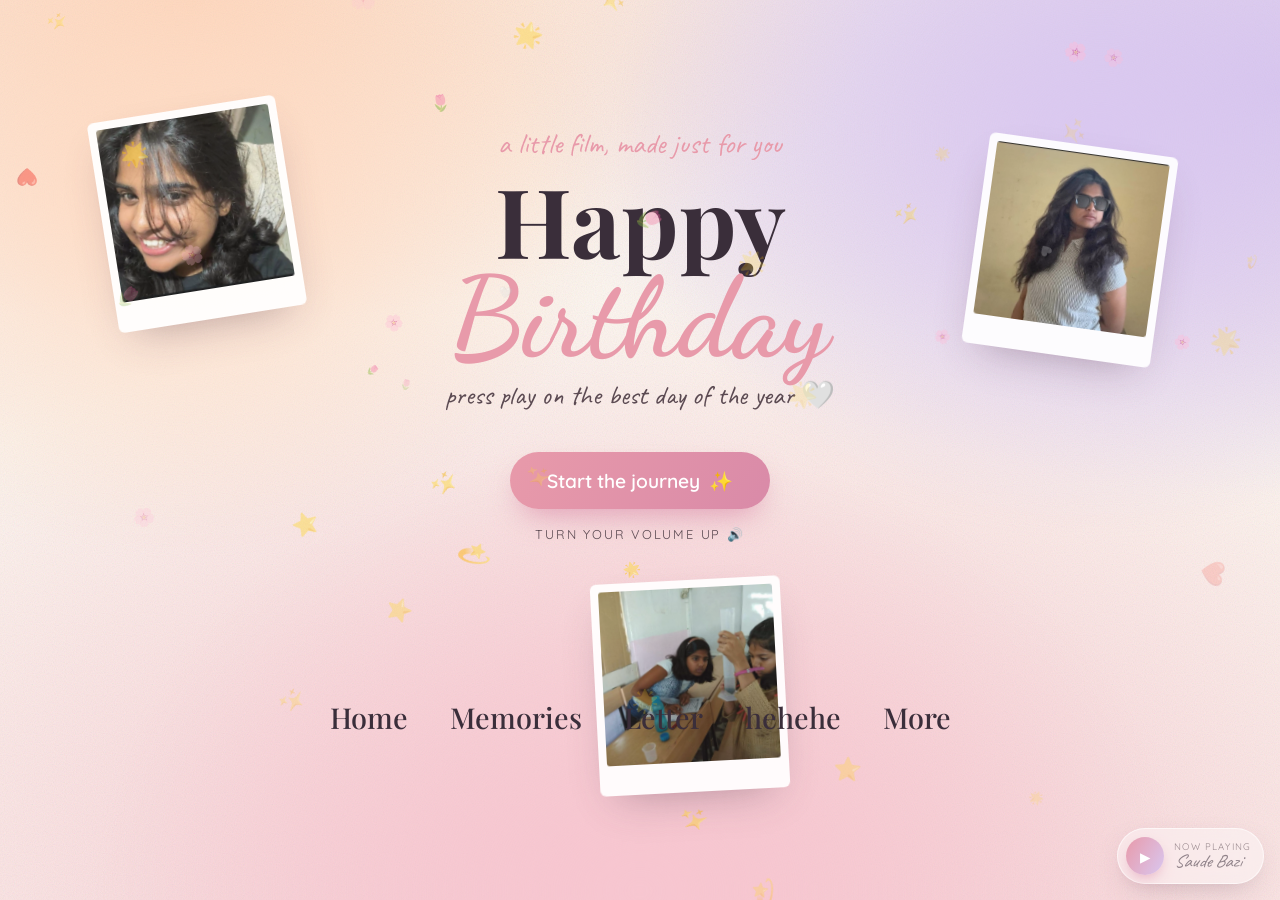
<file: Shreya's Birthday/index.html>
<!DOCTYPE html>
<html lang="en">
<head>
  <meta charset="UTF-8" />
  <meta name="viewport" content="width=device-width, initial-scale=1.0, viewport-fit=cover" />
  <meta name="theme-color" content="#f7c6d0" />
  <!-- ✏️ CHANGE HER NAME -->
  <title>Happy Birthday, Shreya 🤍</title>
  <link rel="preconnect" href="https://fonts.googleapis.com" />
  <link rel="preconnect" href="https://fonts.gstatic.com" crossorigin />
  <link href="https://fonts.googleapis.com/css2?family=Caveat:wght@400;600;700&family=Playfair+Display:ital,wght@0,500;0,700;1,500&family=Quicksand:wght@400;500;600;700&family=Dancing+Script:wght@600;700&display=swap" rel="stylesheet" />
  <link rel="stylesheet" href="css/style.css" />
</head>

<body class="page-home">
  <canvas id="fx" aria-hidden="true"></canvas>

  <!-- shared hidden music pill (appears after "Start the journey") -->
  <div id="music" class="music hidden" aria-live="polite">
    <button id="music-toggle" class="music__toggle" aria-label="Play / pause music">❚❚</button>
    <div class="music__meta">
      <span class="music__label">now playing</span>
      <span id="song-name" class="music__name">—</span>
    </div>
    <div id="playlist" class="playlist" hidden>
      <p class="playlist__title">our little soundtrack 🎧</p>
      <ul id="playlist-list" class="playlist__list"></ul>
    </div>
  </div>

  <main class="home page">
    <div class="home__sky"></div>

    <div class="home__photos" aria-hidden="true">
      <!-- 📸 swap these photos freely -->
      <figure class="home-photo home-photo--1"><img src="images/shreya_05.jpeg" alt="" /></figure>
      <figure class="home-photo home-photo--2"><img src="images/shreya_11.jpeg" alt="" /></figure>
      <figure class="home-photo home-photo--3"><img src="images/shreya_01.jpeg" alt="" /></figure>
    </div>

    <div class="home__hero">
      <p class="home__eyebrow">a little film, made just for you</p>
      <h1 class="home__title">
        <span class="l1">Happy</span>
        <span class="l2">Birthday</span>
      </h1>
      <p class="home__sub">press play on the best day of the year 🤍</p>
      <button id="start-btn" class="start-btn"><span>Start the journey</span><span class="spark">✨</span></button>
      <p class="home__hint">turn your volume up 🔊</p>
    </div>

    <!-- ========================================================= -->
    <!--  NAVIGATION / MENU  (hover for a tooltip + underline)     -->
    <!--  Each title opens its own page.                           -->
    <!-- ========================================================= -->
    <nav id="home-menu" class="home__menu" aria-label="Chapters">
      <a class="mlink" href="index.html" data-tip="Back to the beginning ✨">Home<span class="uline"></span><span class="tip">Back to the beginning ✨</span></a>
      <a class="mlink" href="memories.html" data-tip="A collection of moments I never want to forget 📸">Memories<span class="uline"></span><span class="tip">A collection of moments I never want to forget 📸</span></a>
      <a class="mlink" href="letter.html" data-tip="Something I've always wanted to tell you 💌">Letter<span class="uline"></span><span class="tip">Something I've always wanted to tell you 💌</span></a>
      <a class="mlink" href="lyrics.html" data-tip="Songs and words that somehow remind me of you 🎶">hehehe<span class="uline"></span><span class="tip">Songs and words that somehow remind me of you 🎶</span></a>
      <span class="mlink mlink--more">More<span class="uline"></span><span class="tip">Fun, jokes & the grand finale 🫶</span>
        <ul class="dropdown">
          <li><a href="fun.html">Fun &amp; Inside Jokes</a></li>
          <li><a href="ending.html">The Ending 🌙</a></li>
        </ul>
      </span>
    </nav>
  </main>

  <script src="js/main.js"></script>
</body>
</html>
</file>
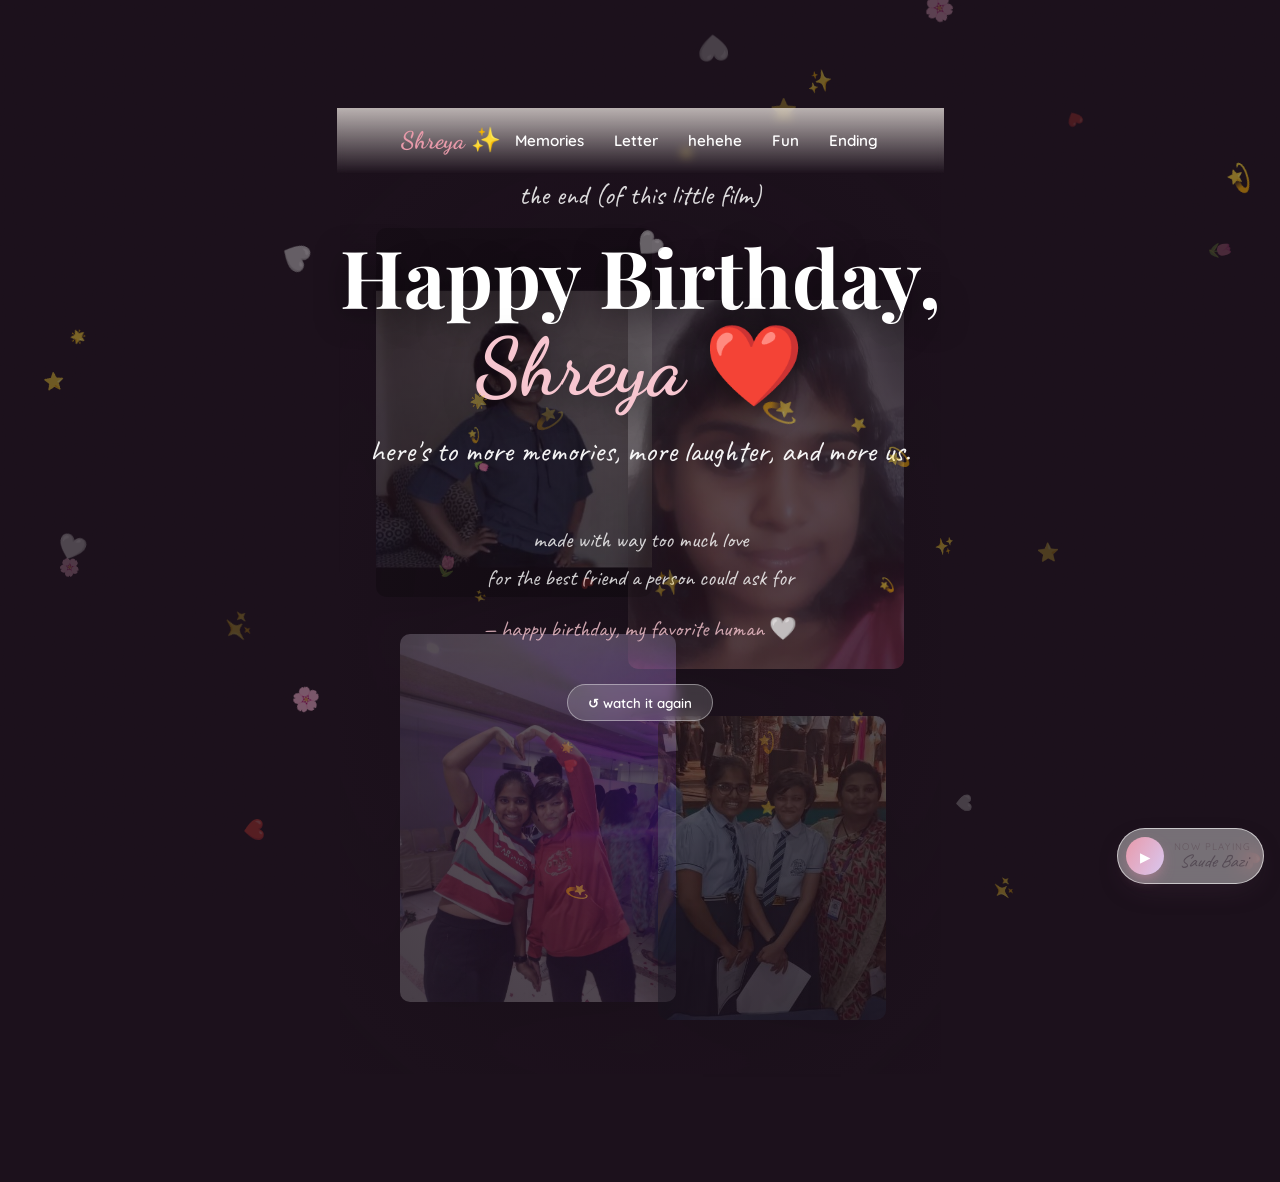
<file: Shreya's Birthday/ending.html>
<!DOCTYPE html>
<html lang="en">
<head>
  <meta charset="UTF-8" />
  <meta name="viewport" content="width=device-width, initial-scale=1.0, viewport-fit=cover" />
  <title>The End · Shreya's Birthday 🌙</title>
  <link rel="preconnect" href="https://fonts.googleapis.com" />
  <link rel="preconnect" href="https://fonts.gstatic.com" crossorigin />
  <link href="https://fonts.googleapis.com/css2?family=Caveat:wght@400;600;700&family=Playfair+Display:ital,wght@0,500;0,700;1,500&family=Quicksand:wght@400;500;600;700&family=Dancing+Script:wght@600;700&display=swap" rel="stylesheet" />
  <link rel="stylesheet" href="css/style.css" />
</head>
<body class="page-ending">
  <canvas id="fx" aria-hidden="true"></canvas>

  <div id="music" class="music hidden" aria-live="polite">
    <button id="music-toggle" class="music__toggle" aria-label="Play / pause music">❚❚</button>
    <div class="music__meta">
      <span class="music__label">now playing</span>
      <span id="song-name" class="music__name">—</span>
    </div>
    <div id="playlist" class="playlist" hidden>
      <p class="playlist__title">our little soundtrack 🎧</p>
      <ul id="playlist-list" class="playlist__list"></ul>
    </div>
  </div>

  <header class="topbar">
    <a class="topbar__brand" href="index.html">Shreya ✨</a>
    <nav class="topnav" aria-label="Sections">
      <a href="memories.html">Memories</a>
      <a href="letter.html">Letter</a>
      <a href="lyrics.html">hehehe</a>
      <a href="fun.html">Fun</a>
      <a href="ending.html">Ending</a>
    </nav>
  </header>

  <main class="page ending">
    <div class="ending__montage" aria-hidden="true">
      <!-- 📸 ending montage photos (slow Ken-Burns zoom) -->
      <img class="kb kb1" src="images/shreya_15.jpeg" alt="" />
      <img class="kb kb2" src="images/shreya_16.jpeg" alt="" />
      <img class="kb kb3" src="images/shreya_17.jpeg" alt="" />
      <img class="kb kb4" src="images/shreya_02.jpeg" alt="" />
      <div class="ending__veil"></div>
    </div>

    <div class="ending__content reveal">
      <p class="ending__kicker">the end (of this little film)</p>
      <h2 class="ending__title">Happy Birthday,<br /><span>Shreya</span> ❤️</h2>
      <p class="ending__line">here's to more memories, more laughter, and more us.</p>

      <div class="credits">
        <p>made with way too much love</p>
        <p>for the best friend a person could ask for</p>
        <p class="credits__sig">— happy birthday, my favorite human 🤍</p>
      </div>

      <button id="replay" class="replay">↺ watch it again</button>
    </div>
  </main>

  <script src="js/main.js"></script>
</body>
</html>
</file>
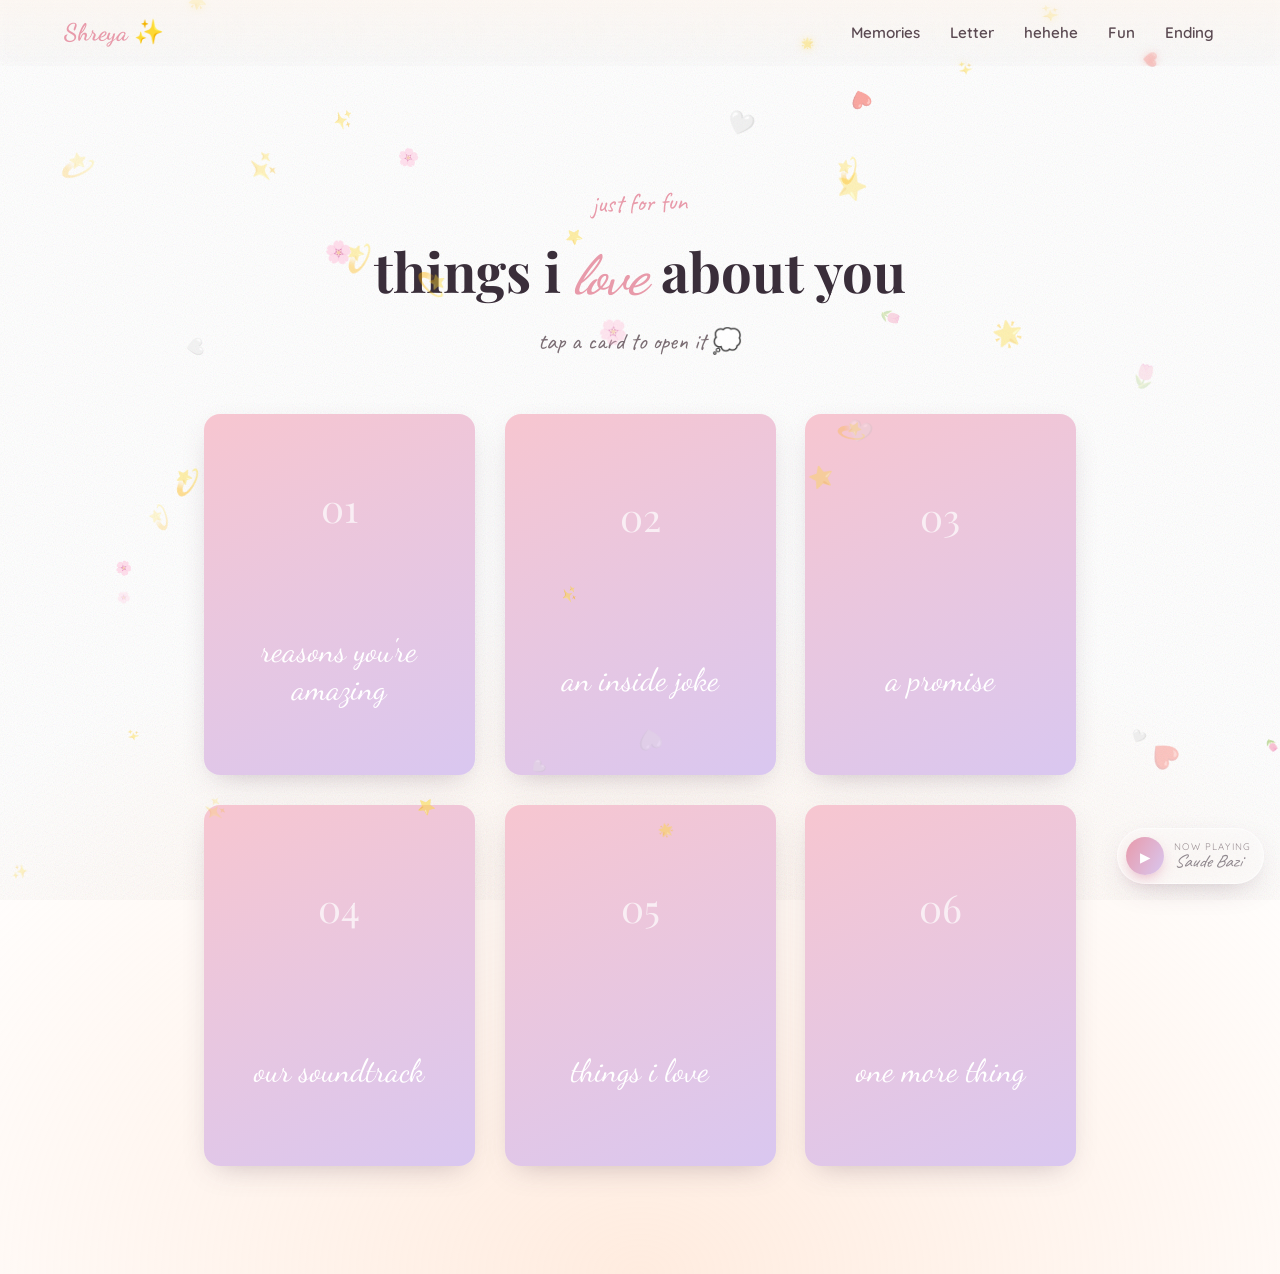
<file: Shreya's Birthday/fun.html>
<!DOCTYPE html>
<html lang="en">
<head>
  <meta charset="UTF-8" />
  <meta name="viewport" content="width=device-width, initial-scale=1.0, viewport-fit=cover" />
  <title>Fun · Shreya's Birthday 🫶</title>
  <link rel="preconnect" href="https://fonts.googleapis.com" />
  <link rel="preconnect" href="https://fonts.gstatic.com" crossorigin />
  <link href="https://fonts.googleapis.com/css2?family=Caveat:wght@400;600;700&family=Playfair+Display:ital,wght@0,500;0,700;1,500&family=Quicksand:wght@400;500;600;700&family=Dancing+Script:wght@600;700&display=swap" rel="stylesheet" />
  <link rel="stylesheet" href="css/style.css" />
</head>
<body class="page-fun">
  <canvas id="fx" aria-hidden="true"></canvas>

  <div id="music" class="music hidden" aria-live="polite">
    <button id="music-toggle" class="music__toggle" aria-label="Play / pause music">❚❚</button>
    <div class="music__meta">
      <span class="music__label">now playing</span>
      <span id="song-name" class="music__name">—</span>
    </div>
    <div id="playlist" class="playlist" hidden>
      <p class="playlist__title">our little soundtrack 🎧</p>
      <ul id="playlist-list" class="playlist__list"></ul>
    </div>
  </div>

  <header class="topbar">
    <a class="topbar__brand" href="index.html">Shreya ✨</a>
    <nav class="topnav" aria-label="Sections">
      <a href="memories.html">Memories</a>
      <a href="letter.html">Letter</a>
      <a href="lyrics.html">hehehe</a>
      <a href="fun.html">Fun</a>
      <a href="ending.html">Ending</a>
    </nav>
  </header>

  <main class="page">
    <header class="section-head reveal">
      <p class="section-head__kicker">just for fun</p>
      <h2 class="section-head__title">things i <em>love</em> about you</h2>
      <p class="section-head__note">tap a card to open it 💭</p>
    </header>

    <div class="cards">
      <!-- ✏️ Edit the front/back of each .flip card -->
      <button class="flip reveal" style="--d:0.05s">
        <div class="flip__inner">
          <div class="flip__face flip__front"><span>01</span><p>reasons you're amazing</p></div>
          <div class="flip__face flip__back"><p>your heart is the kindest place i know. also: your family<3 . elite.</p></div>
        </div>
      </button>
      <button class="flip reveal" style="--d:0.1s">
        <div class="flip__inner">
          <div class="flip__face flip__front"><span>02</span><p>an inside joke</p></div>
          <div class="flip__face flip__back"><p>police ko sanitary pad bolke nikale the</p></div>
        </div>
      </button>
      <button class="flip reveal" style="--d:0.15s">
        <div class="flip__inner">
          <div class="flip__face flip__front"><span>03</span><p>a promise</p></div>
          <div class="flip__face flip__back"><p>i promise to be there — chote, bade, kharab and the completely pointless 2am ones.</p></div>
        </div>
      </button>
      <button class="flip reveal" style="--d:0.2s">
        <div class="flip__inner">
          <div class="flip__face flip__front"><span>04</span><p>our soundtrack</p></div>
          <div class="flip__face flip__back"><p>every song in that little player reminds me of you. press play and stay a while. 🎧</p></div>
        </div>
      </button>
      <button class="flip reveal" style="--d:0.25s">
        <div class="flip__inner">
          <div class="flip__face flip__front"><span>05</span><p>things i love</p></div>
          <div class="flip__face flip__back"><p>your nonsense. your loyalty. the way you say my name. the way you light up a room.</p></div>
        </div>
      </button>
      <button class="flip reveal" style="--d:0.3s">
        <div class="flip__inner">
          <div class="flip__face flip__front"><span>06</span><p>one more thing</p></div>
          <div class="flip__face flip__back"><p>yaarrr mai, tu, dubeyji and raat wali bakchodiiii&lt;3</p></div>
        </div>
      </button>
    </div>
  </main>

  <script src="js/main.js"></script>
</body>
</html>
</file>
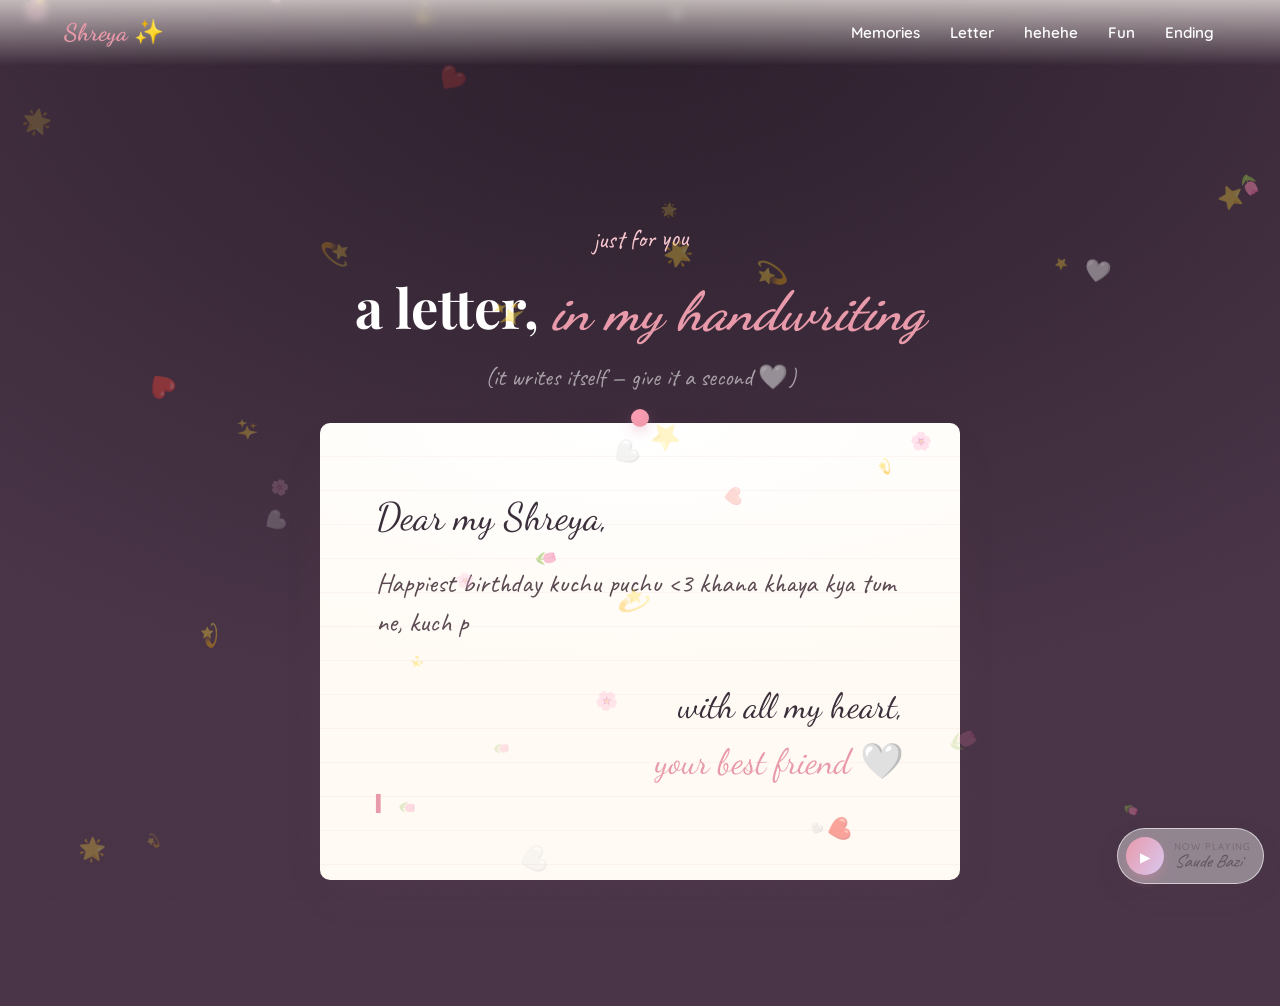
<file: Shreya's Birthday/letter.html>
<!DOCTYPE html>
<html lang="en">
<head>
  <meta charset="UTF-8" />
  <meta name="viewport" content="width=device-width, initial-scale=1.0, viewport-fit=cover" />
  <title>Letter · Shreya's Birthday 💌</title>
  <link rel="preconnect" href="https://fonts.googleapis.com" />
  <link rel="preconnect" href="https://fonts.gstatic.com" crossorigin />
  <link href="https://fonts.googleapis.com/css2?family=Caveat:wght@400;600;700&family=Playfair+Display:ital,wght@0,500;0,700;1,500&family=Quicksand:wght@400;500;600;700&family=Dancing+Script:wght@600;700&display=swap" rel="stylesheet" />
  <link rel="stylesheet" href="css/style.css" />
</head>
<body class="page-letter">
  <canvas id="fx" aria-hidden="true"></canvas>

  <div id="music" class="music hidden" aria-live="polite">
    <button id="music-toggle" class="music__toggle" aria-label="Play / pause music">❚❚</button>
    <div class="music__meta">
      <span class="music__label">now playing</span>
      <span id="song-name" class="music__name">—</span>
    </div>
    <div id="playlist" class="playlist" hidden>
      <p class="playlist__title">our little soundtrack 🎧</p>
      <ul id="playlist-list" class="playlist__list"></ul>
    </div>
  </div>

  <header class="topbar">
    <a class="topbar__brand" href="index.html">Shreya ✨</a>
    <nav class="topnav" aria-label="Sections">
      <a href="memories.html">Memories</a>
      <a href="letter.html">Letter</a>
      <a href="lyrics.html">hehehe</a>
      <a href="fun.html">Fun</a>
      <a href="ending.html">Ending</a>
    </nav>
  </header>

  <main class="page letter" id="letter">
    <header class="section-head reveal">
      <p class="section-head__kicker">just for you</p>
      <h2 class="section-head__title">a letter, <em>in my handwriting</em></h2>
      <p class="section-head__note">(it writes itself — give it a second 🤍)</p>
    </header>

    <div class="letter__paper reveal">
      <div class="letter__pin" aria-hidden="true"></div>
      <p class="letter__dear">Dear my Shreya,</p>

      <!-- 💌 YOUR LETTER (it types itself out). Edit the <p> lines freely. -->
      <div id="letter-body" class="letter__body" aria-hidden="true">
        <p>Happiest birthday kuchu puchu &lt;3 khana khaya kya tum ne, kuch puchu. okie i'm going kinda out-of-topic, so baby you have turned finally 21, i wish i was there with you then i would've made you have your first drink yk, legally. IK drinking is wrong but you're finally at a legal age soooo why not give it try. Only one life but your irl and fantastically, both, kuchu puchus are still a child. All i want for christmas is youuuuuuu....idk i'm kinda writting like a drunk bastard. sorry for that i got no tea as we talk on a daily basis.</p>
        <p>Lemmme be professional now. I want you to have everything you ever thoughted you wanted for instance anything materialistic or boy (well you already have dubeyji) or marks or everything you ever doubted will be yours. I order you to be my bestiee for not only this lifetime but for all lifetimes. In next janam tooo please do find me and make me yours. IK it sounds cheesy but i am dramatic.</p>
        <p>My writting skills are damaged af. Anways thank you for always being there and i love you a lotttttttttt, just like how ned loved peter &lt;3. That's it.</p>
        <p>BYEEEEEEEEEEEEEEEEEEEEEEEEEEEEEEEEEEEEEEEEEEEE!!!!!!!</p>
        <p>P.S. sorry for the delay</p>
      </div>

      <p class="letter__sign">with all my heart,<br /><span class="letter__name">your best friend 🤍</span></p>
      <span class="letter__caret" id="letter-caret" aria-hidden="true">▍</span>
    </div>
  </main>

  <script src="js/main.js"></script>
</body>
</html>
</file>
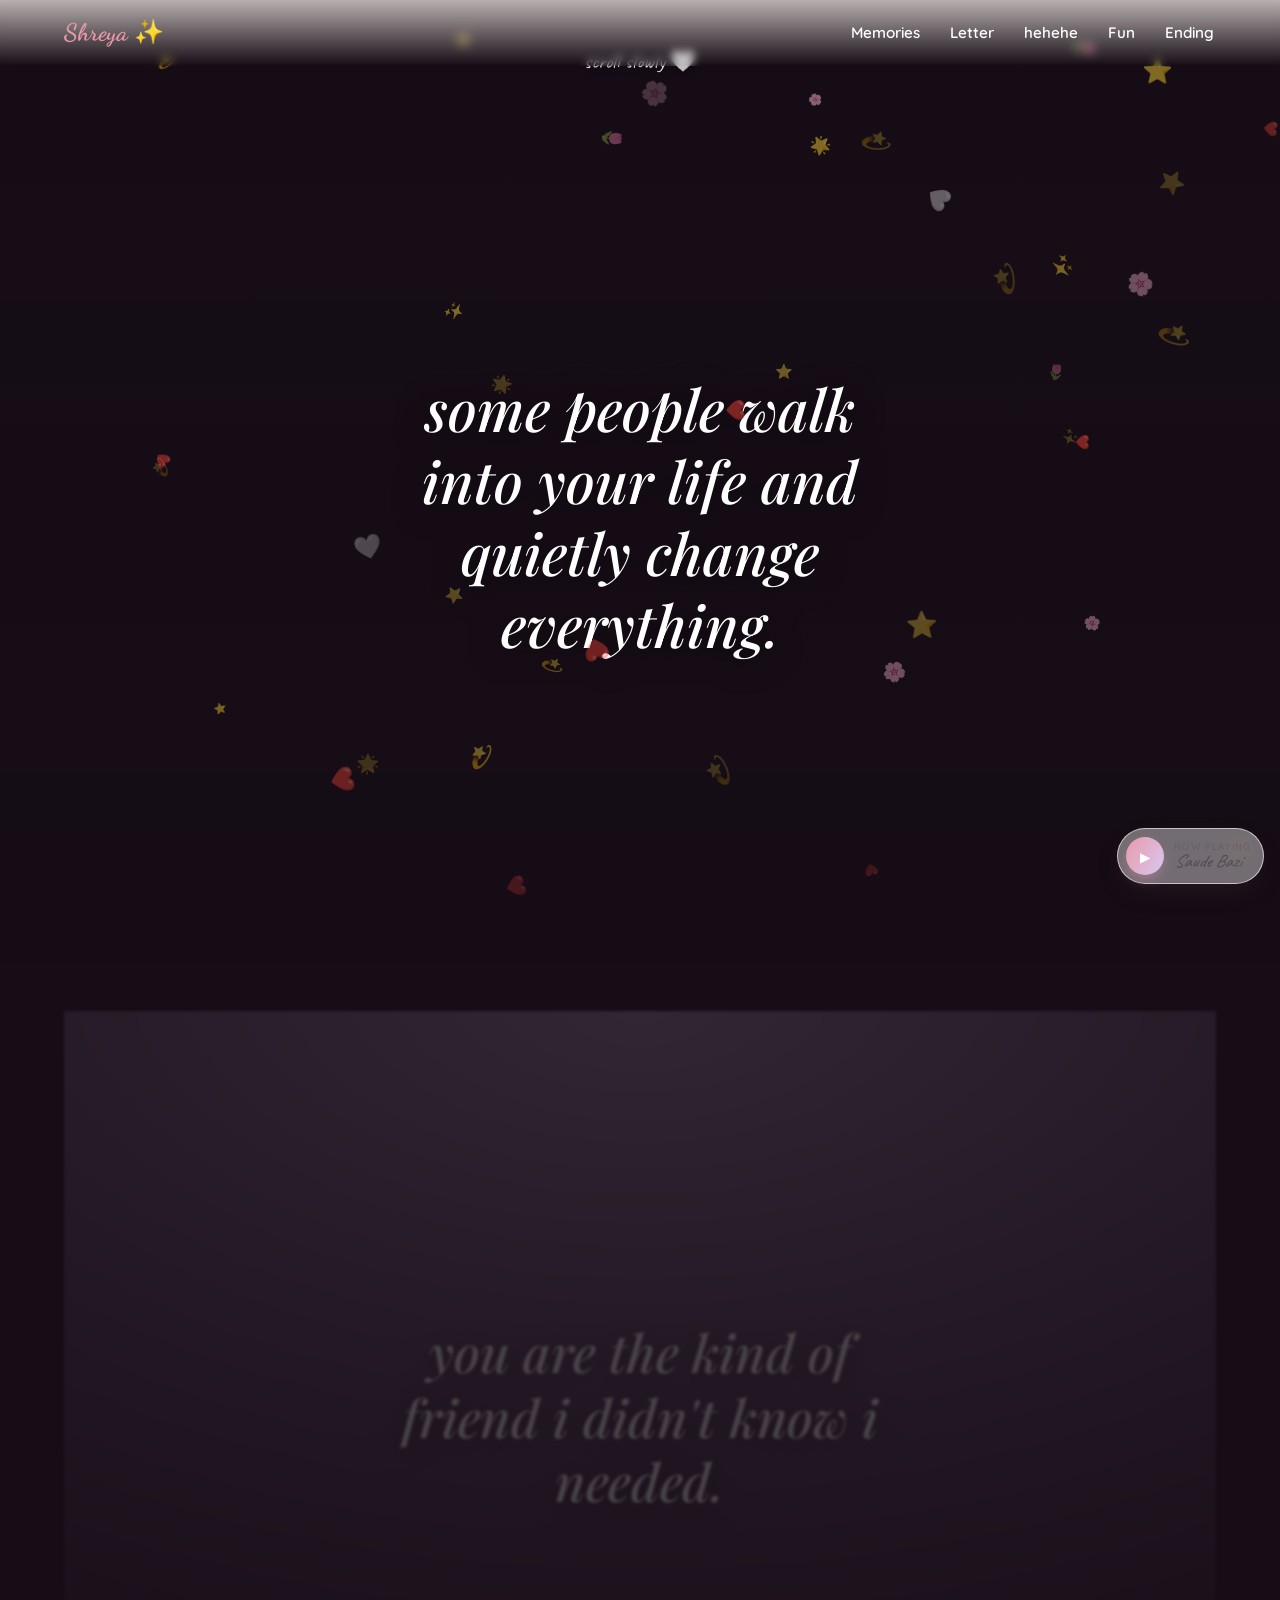
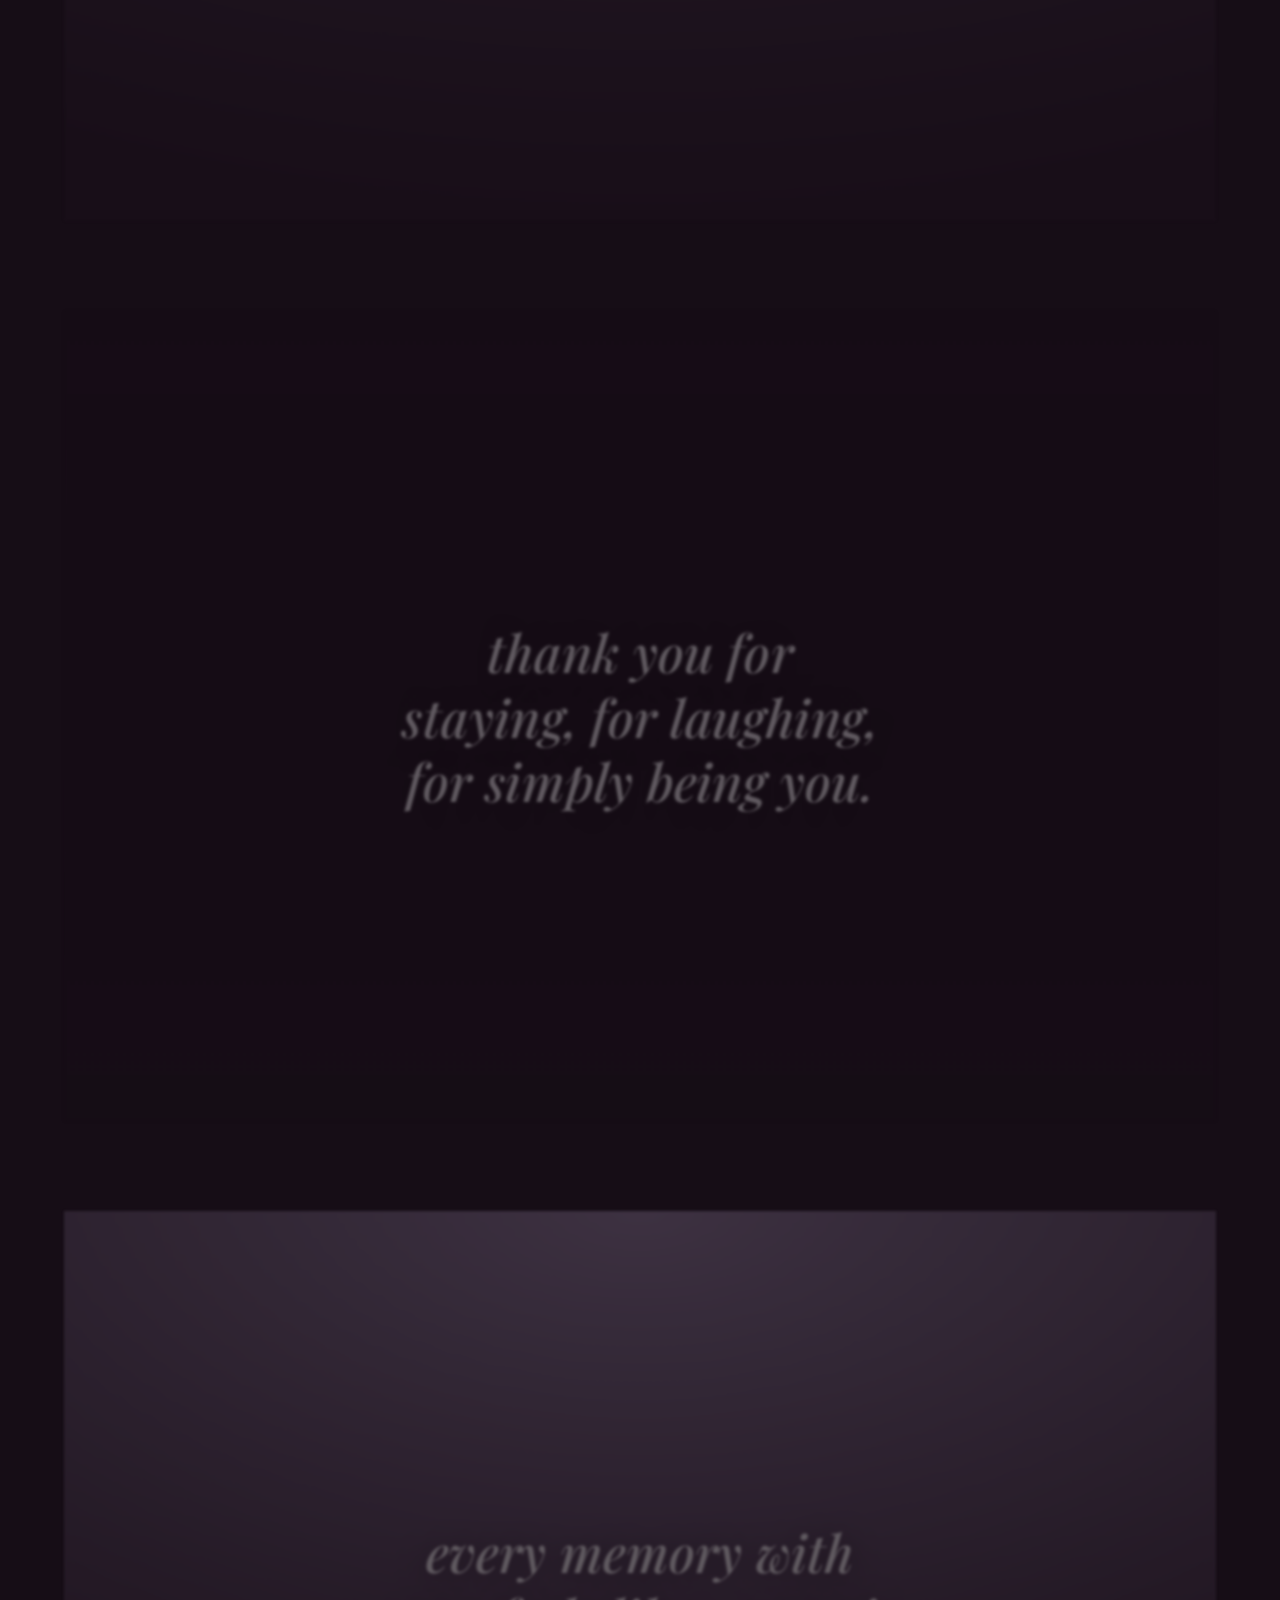
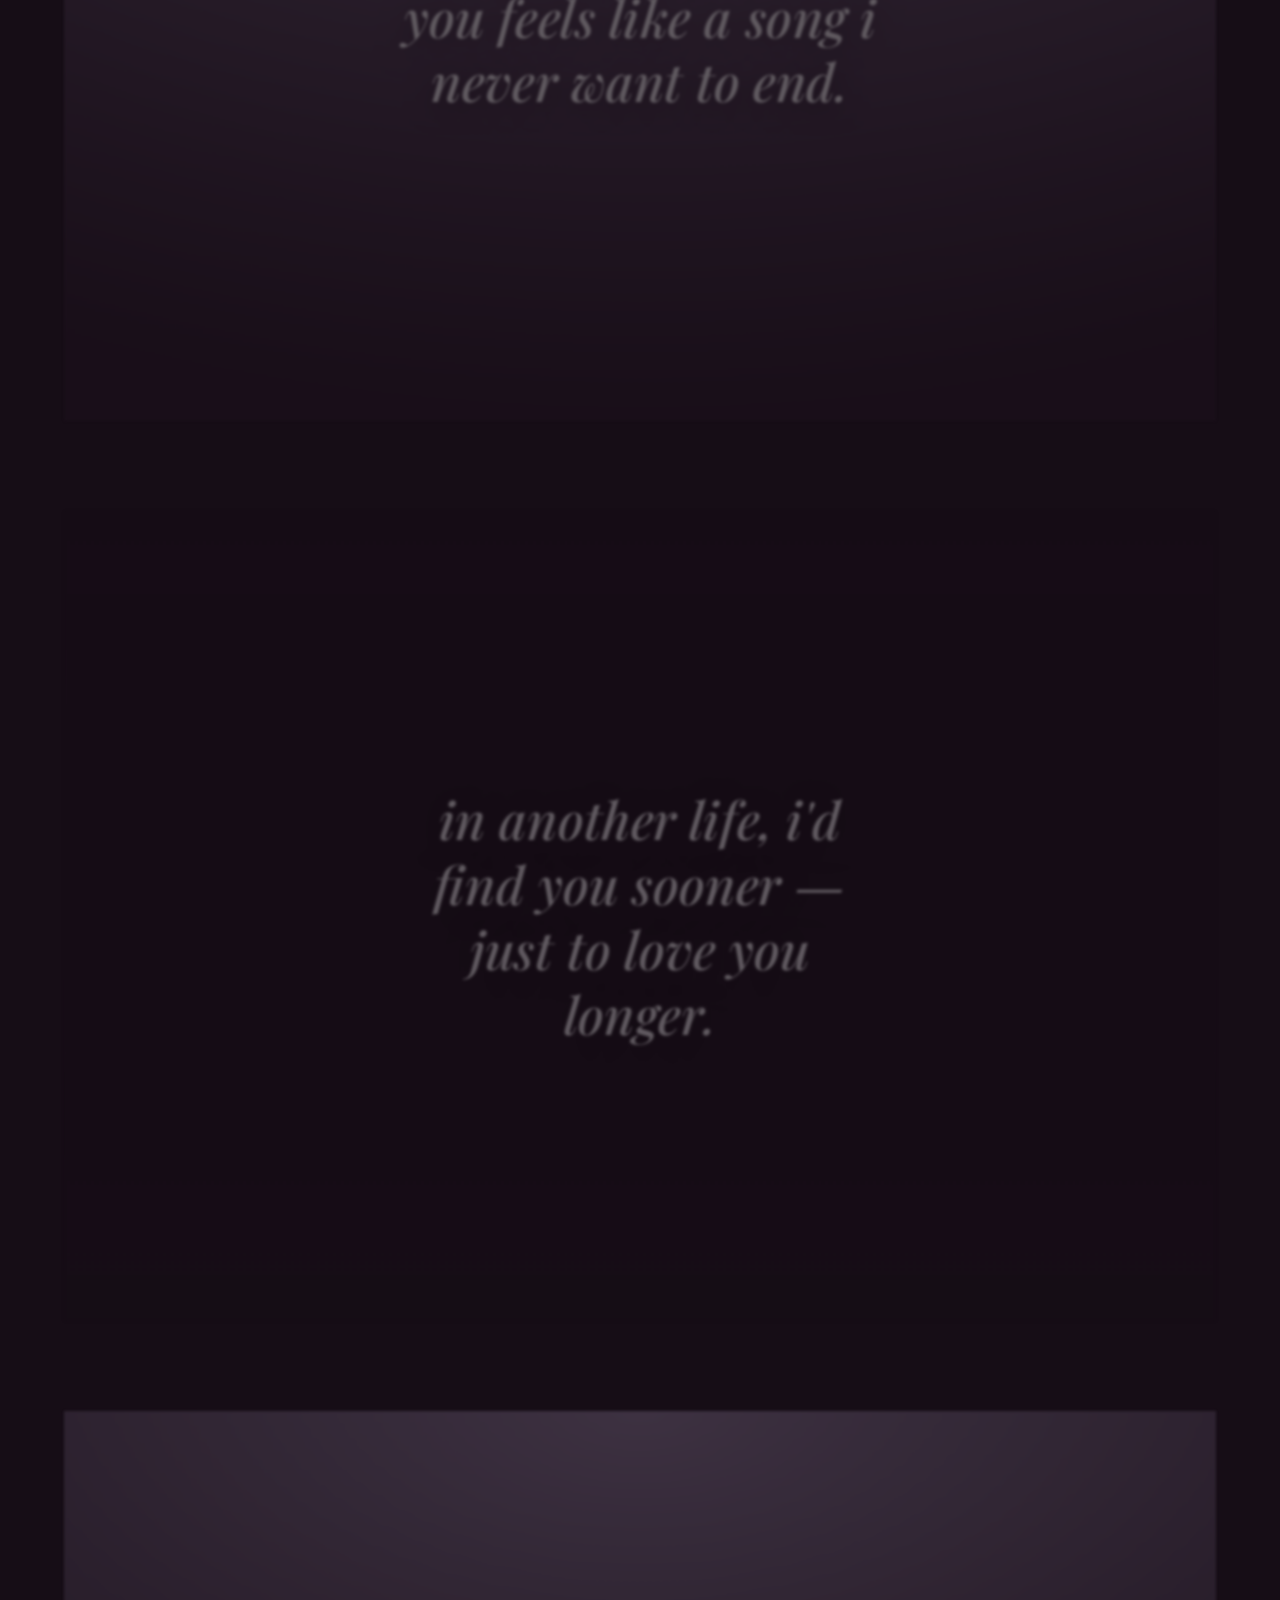
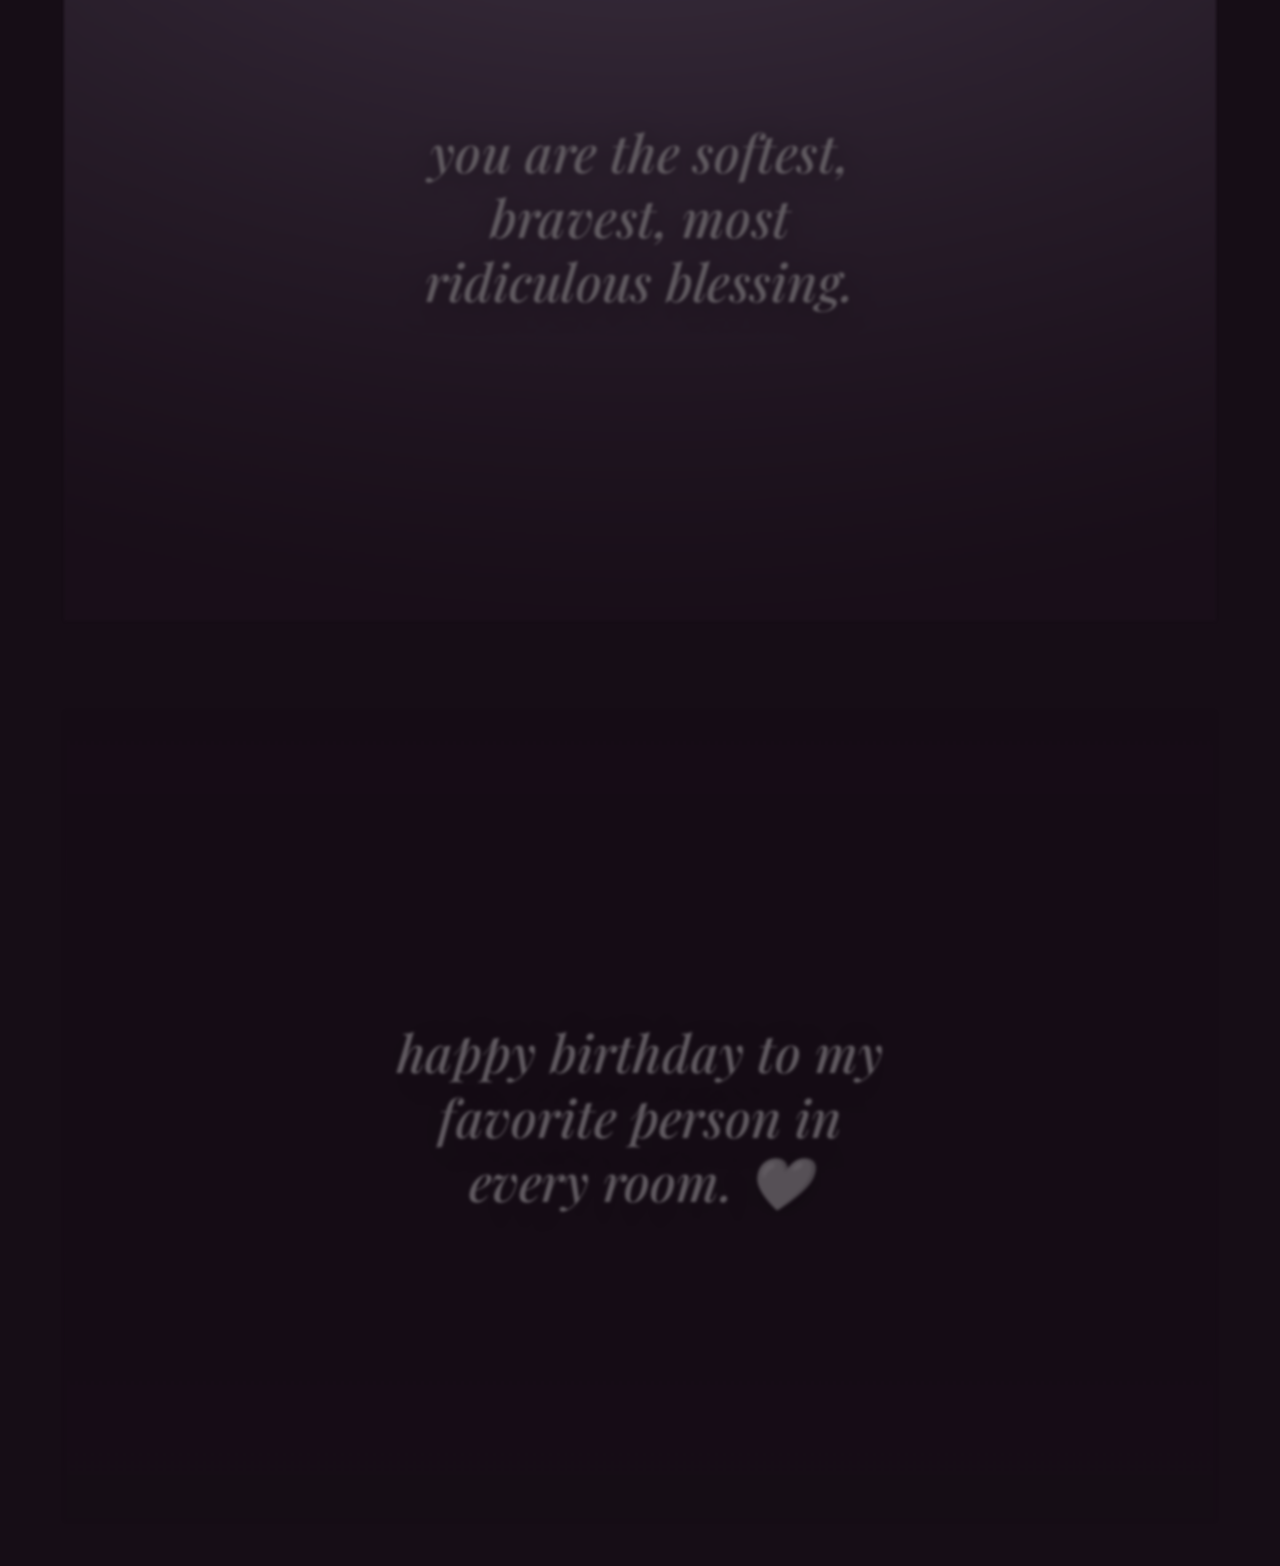
<file: Shreya's Birthday/lyrics.html>
<!DOCTYPE html>
<html lang="en">
<head>
  <meta charset="UTF-8" />
  <meta name="viewport" content="width=device-width, initial-scale=1.0, viewport-fit=cover" />
  <title>hehehe · Shreya's Birthday 🎶</title>
  <link rel="preconnect" href="https://fonts.googleapis.com" />
  <link rel="preconnect" href="https://fonts.gstatic.com" crossorigin />
  <link href="https://fonts.googleapis.com/css2?family=Caveat:wght@400;600;700&family=Playfair+Display:ital,wght@0,500;0,700;1,500&family=Quicksand:wght@400;500;600;700&family=Dancing+Script:wght@600;700&display=swap" rel="stylesheet" />
  <link rel="stylesheet" href="css/style.css" />
</head>
<body class="page-lyrics">
  <canvas id="fx" aria-hidden="true"></canvas>

  <div id="music" class="music hidden" aria-live="polite">
    <button id="music-toggle" class="music__toggle" aria-label="Play / pause music">❚❚</button>
    <div class="music__meta">
      <span class="music__label">now playing</span>
      <span id="song-name" class="music__name">—</span>
    </div>
    <div id="playlist" class="playlist" hidden>
      <p class="playlist__title">our little soundtrack 🎧</p>
      <ul id="playlist-list" class="playlist__list"></ul>
    </div>
  </div>

  <header class="topbar">
    <a class="topbar__brand" href="index.html">Shreya ✨</a>
    <nav class="topnav" aria-label="Sections">
      <a href="memories.html">Memories</a>
      <a href="letter.html">Letter</a>
      <a href="lyrics.html">hehehe</a>
      <a href="fun.html">Fun</a>
      <a href="ending.html">Ending</a>
    </nav>
  </header>

  <p class="lyrics__hint">scroll slowly 🤍</p>

  <main class="page">
    <!-- ✏️ EDIT LINES below. Add/remove .lyric blocks freely.        -->
    <!-- Add  data-bg="images/xxx.jpeg"  to float a photo behind it. -->
    <article class="lyric" data-bg="images/shreya_18.jpeg">
      <p class="lyric__text">some people walk into your life and quietly change everything.</p>
    </article>
    <article class="lyric">
      <p class="lyric__text">you are the kind of friend i didn't know i needed.</p>
    </article>
    <article class="lyric" data-bg="images/shreya_19.jpeg">
      <p class="lyric__text">thank you for staying, for laughing, for simply being you.</p>
    </article>
    <article class="lyric">
      <p class="lyric__text">every memory with you feels like a song i never want to end.</p>
    </article>
    <article class="lyric" data-bg="images/shreya_20.jpeg">
      <p class="lyric__text">in another life, i'd find you sooner — just to love you longer.</p>
    </article>
    <article class="lyric">
      <p class="lyric__text">you are the softest, bravest, most ridiculous blessing.</p>
    </article>
    <article class="lyric" data-bg="images/shreya_21.jpeg">
      <p class="lyric__text">happy birthday to my favorite person in every room. 🤍</p>
    </article>
  </main>

  <script src="js/main.js"></script>
</body>
</html>
</file>
<file: Shreya's Birthday/css/style.css>
/* ============================================================= */
/*  SHREYA'S BIRTHDAY — multi-page experience                    */
/*  Palette: blush • lavender • cream • peach • gold • ink        */
/* ============================================================= */

:root {
  --cream:    #fdf6f0;
  --blush:    #f7c6d0;
  --rose:     #e89aaa;
  --lavender: #d9c7f0;
  --peach:    #ffd9c0;
  --gold:     #e9c46a;
  --ink:      #5b4a52;
  --deep:     #3a2e3a;
  --paper:    #fffaf3;
  --nav-ink:  var(--ink);

  --font-display: 'Playfair Display', Georgia, serif;
  --font-script:  'Dancing Script', 'Segoe Script', cursive;
  --font-hand:    'Caveat', 'Comic Sans MS', cursive;
  --font-body:    'Quicksand', system-ui, -apple-system, sans-serif;

  --shadow-soft: 0 18px 40px -18px rgba(90, 60, 80, .45);
  --shadow-card: 0 10px 30px -12px rgba(90, 60, 80, .35);
}

* { margin: 0; padding: 0; box-sizing: border-box; }
html { -webkit-text-size-adjust: 100%; }
body {
  font-family: var(--font-body);
  color: var(--ink);
  background:
    radial-gradient(120% 80% at 15% 0%, var(--peach) 0%, transparent 45%),
    radial-gradient(120% 90% at 100% 10%, var(--lavender) 0%, transparent 50%),
    radial-gradient(140% 120% at 50% 100%, var(--blush) 0%, transparent 55%),
    var(--cream);
  background-attachment: fixed;
  overflow-x: hidden;
  line-height: 1.6;
  min-height: 100vh;
}
img { display: block; max-width: 100%; }
button { font-family: inherit; cursor: pointer; border: none; background: none; color: inherit; }
a { color: inherit; }
em { font-style: italic; }

/* faint paper grain */
body::before {
  content: ""; position: fixed; inset: 0; pointer-events: none; z-index: 1;
  opacity: .35; mix-blend-mode: multiply;
  background-image: url("data:image/svg+xml,%3Csvg xmlns='http://www.w3.org/2000/svg' width='120' height='120'%3E%3Cfilter id='n'%3E%3CfeTurbulence type='fractalNoise' baseFrequency='0.9' numOctaves='2'/%3E%3C/filter%3E%3Crect width='100%25' height='100%25' filter='url(%23n)' opacity='0.4'/%3E%3C/svg%3E");
}

/* ambient fx canvas (sits above content, low-alpha, click-through) */
#fx { position: fixed; inset: 0; z-index: 6; pointer-events: none; }

/* page fade transitions */
body { opacity: 0; transition: opacity .6s ease; }
body.is-loaded { opacity: 1; }
body.is-leaving { opacity: 0; transition: opacity .4s ease; }

.page { position: relative; z-index: 2; min-height: 100vh; min-height: 100svh; }
.wrap { max-width: 1100px; margin: 0 auto; padding: 0 5vw; }

/* reveal-on-scroll */
.reveal { opacity: 0; transform: translateY(38px); transition: opacity 1s ease, transform 1s cubic-bezier(.2,.7,.2,1); }
.reveal.in { opacity: 1; transform: none; }

/* shared section heading */
.section-head { text-align: center; padding: 13vh 6vw 3vh; max-width: 760px; margin: 0 auto; }
.section-head__kicker { font-family: var(--font-hand); font-size: clamp(1.1rem,3.5vw,1.6rem); color: var(--rose); transform: rotate(-2deg); }
.section-head__title { font-family: var(--font-display); font-weight: 700; font-size: clamp(2rem,7vw,3.4rem); color: var(--deep); line-height: 1.1; margin: .3em 0; }
.section-head__title em { font-family: var(--font-script); color: var(--rose); }
.section-head__note { font-family: var(--font-hand); font-size: clamp(1.1rem,3.5vw,1.5rem); color: var(--ink); opacity: .8; }

/* ============================================================= */
/*  TOP NAV (on sub-pages)                                       */
/* ============================================================= */
.topbar {
  position: sticky; top: 0; z-index: 40;
  display: flex; align-items: center; justify-content: space-between; gap: 12px;
  padding: 14px 5vw; color: var(--nav-ink);
  background: linear-gradient(180deg, rgba(253,246,240,.7), rgba(253,246,240,0));
  backdrop-filter: blur(4px);
}
.topbar__brand { font-family: var(--font-script); font-size: 1.5rem; font-weight: 700; color: var(--rose); text-decoration: none; white-space: nowrap; }
.topnav { display: flex; flex-wrap: wrap; gap: clamp(10px,2.4vw,26px); justify-content: flex-end; }
.topnav a {
  position: relative; font-weight: 600; font-size: clamp(.8rem,2.4vw,.95rem);
  color: var(--nav-ink); text-decoration: none; padding: 4px 2px;
  transition: color .3s; white-space: nowrap;
}
.topnav a::after {
  content: ""; position: absolute; left: 0; bottom: -2px; height: 2px; width: 100%;
  background: var(--rose); transform: scaleX(0); transform-origin: var(--ox, 0%);
  transition: transform .35s cubic-bezier(.2,.8,.2,1);
}
.topnav a:hover { color: var(--rose); }
.topnav a:hover::after { transform: scaleX(1); }

/* ============================================================= */
/*  HOME / INTRO + MENU                                          */
/* ============================================================= */
.home { display: grid; place-items: center; text-align: center; padding: 9vh 6vw 12vh; overflow: hidden; }
.home__sky {
  position: absolute; inset: -20% -10%; z-index: 0;
  background:
    radial-gradient(40% 40% at 20% 30%, rgba(255,217,192,.9), transparent 70%),
    radial-gradient(45% 45% at 80% 25%, rgba(217,199,240,.9), transparent 70%),
    radial-gradient(50% 50% at 50% 85%, rgba(247,198,208,.95), transparent 70%);
  filter: blur(8px); animation: drift 18s ease-in-out infinite alternate;
}
@keyframes drift { from { transform: translate3d(-2%,-1%,0) scale(1.02);} to { transform: translate3d(2%,2%,0) scale(1.06);} }

.home__photos { position: absolute; inset: 0; z-index: 1; pointer-events: none; }
.home-photo {
  position: absolute; width: clamp(90px,22vw,190px); background: #fff; padding: 8px 8px 30px;
  border-radius: 6px; box-shadow: var(--shadow-soft); opacity: 0;
  animation: floatIn 1.4s ease forwards, bob 7s ease-in-out infinite;
}
.home-photo img { width: 100%; aspect-ratio: 1/1; object-fit: cover; border-radius: 3px; }
.home-photo--1 { top: 12%; left: 8%;  transform: rotate(-9deg); animation-delay: .3s, 1.7s; }
.home-photo--2 { top: 16%; right: 9%; transform: rotate(8deg);  animation-delay: .6s, 2.1s; }
.home-photo--3 { bottom: 12%; left: 50%; margin-left: clamp(-45px,-11vw,-95px); transform: rotate(-3deg); animation-delay: .9s, 1.9s; }
@keyframes floatIn { from { opacity: 0; transform: translateY(40px) scale(.8) rotate(var(--r,0)); } to { opacity: .92; } }
@keyframes bob { 0%,100% { translate: 0 0; } 50% { translate: 0 -14px; } }

.home__hero { position: relative; z-index: 3; max-width: 660px; }
.home__eyebrow { font-family: var(--font-hand); font-size: clamp(1.2rem,4vw,1.8rem); color: var(--rose); opacity: 0; animation: rise .9s .2s ease forwards; }
.home__title { margin: .2em 0 .1em; line-height: .95; }
.home__title .l1 { display: block; font-family: var(--font-display); font-weight: 700; font-size: clamp(2.6rem,12vw,6rem); color: var(--deep); opacity: 0; animation: rise 1s .35s ease forwards; }
.home__title .l2 { display: block; font-family: var(--font-script); font-weight: 700; font-size: clamp(3rem,15vw,7rem); color: var(--rose); opacity: 0; animation: rise 1s .6s ease forwards; }
.home__sub { font-family: var(--font-hand); font-size: clamp(1.2rem,4vw,1.7rem); color: var(--ink); opacity: 0; animation: rise 1s 1.1s ease forwards; }
.home__hint { margin-top: 1.2em; font-size: .8rem; letter-spacing: .14em; text-transform: uppercase; color: var(--ink); opacity: 0; animation: rise 1s 1.4s ease forwards; }
@keyframes rise { from { opacity: 0; transform: translateY(28px);} to { opacity: 1; transform: none; } }

.start-btn {
  margin-top: 1.8em; display: inline-flex; align-items: center; gap: .5em;
  padding: .85em 1.9em; border-radius: 999px; font-weight: 600; font-size: clamp(1rem,3.6vw,1.2rem);
  color: #fff; background: linear-gradient(120deg, var(--rose), #d98aa8);
  box-shadow: 0 14px 30px -10px rgba(217,138,168,.8);
  opacity: 0; animation: rise 1s 1.25s ease forwards;
  transition: transform .35s cubic-bezier(.2,.8,.2,1), box-shadow .35s;
}
.start-btn:hover { transform: translateY(-3px) scale(1.03); box-shadow: 0 20px 40px -12px rgba(217,138,168,.95); }
.start-btn .spark { animation: twinkle 1.6s ease-in-out infinite; }
@keyframes twinkle { 0%,100% { opacity: 1; transform: scale(1) rotate(0);} 50% { opacity: .5; transform: scale(1.25) rotate(20deg);} }

/* the menu of chapters */
.home__menu {
  position: relative; z-index: 3; display: flex; flex-wrap: wrap; gap: clamp(14px,3vw,34px);
  justify-content: center; margin-top: 7vh;
  opacity: 0; animation: rise 1s 1.5s ease forwards;   /* reveals on its own, no JS needed */
}
.home__menu.ready { opacity: 1; animation: none; }
.mlink {
  position: relative; font-family: var(--font-display); font-weight: 500;
  font-size: clamp(1.15rem,4vw,1.8rem); color: var(--deep); text-decoration: none;
  padding: 6px 4px 12px; transition: color .35s, transform .35s, text-shadow .35s;
}
.mlink:hover { color: var(--rose); transform: translateY(-3px); text-shadow: 0 6px 18px rgba(232,154,170,.5); }
.mlink .uline {
  position: absolute; left: 0; bottom: 5px; height: 2px; width: 100%;
  background: linear-gradient(90deg, var(--rose), var(--lavender), var(--gold));
  transform: scaleX(0); transform-origin: var(--ox, 0%);
  transition: transform .45s cubic-bezier(.2,.8,.2,1);
}
.mlink:hover .uline { transform: scaleX(1); }
.mlink .tip {
  position: absolute; left: 50%; bottom: calc(100% + 12px); translate: -50% 0;
  white-space: nowrap; background: rgba(255,255,255,.94); color: var(--ink);
  font-family: var(--font-hand); font-size: 1.1rem; padding: 7px 14px; border-radius: 999px;
  box-shadow: var(--shadow-card); opacity: 0; transform: translateY(8px);
  transition: opacity .3s, transform .3s; pointer-events: none;
}
.mlink:hover .tip { opacity: 1; transform: translateY(0); }
/* "More" dropdown */
.mlink--more { cursor: pointer; }
.dropdown {
  position: absolute; top: calc(100% + 6px); left: 50%; translate: -50% 0;
  list-style: none; background: rgba(255,255,255,.96); border-radius: 14px;
  box-shadow: var(--shadow-soft); padding: 10px; min-width: 200px;
  display: grid; gap: 4px; opacity: 0; visibility: hidden; transform: translateY(-8px);
  transition: opacity .3s, transform .3s, visibility .3s;
}
.mlink--more:hover .dropdown, .mlink--more.open .dropdown { opacity: 1; visibility: visible; transform: translateY(0); }
.dropdown a { display: block; padding: 8px 12px; border-radius: 8px; font-family: var(--font-hand); font-size: 1.25rem; text-decoration: none; color: var(--ink); transition: background .25s, color .25s; }
.dropdown a:hover { background: rgba(247,198,208,.4); color: var(--rose); }

/* ============================================================= */
/*  PAGE: MEMORIES (scrapbook)                                   */
/* ============================================================= */
.page-memories { background: radial-gradient(120% 90% at 50% 0%, rgba(255,217,192,.5), transparent 60%); }
.scrapbook {
  max-width: 1100px; margin: 0 auto; padding: 2vh 5vw 12vh;
  display: grid; grid-template-columns: repeat(auto-fit, minmax(190px,1fr));
  gap: clamp(20px,4vw,48px); align-items: center; justify-items: center;
}
.polaroid {
  position: relative; background: #fff; padding: 12px 12px 44px; border-radius: 8px;
  box-shadow: var(--shadow-card); width: min(86%, 300px); cursor: pointer;
  transform: rotate(var(--rot,0deg)); transition: transform .5s cubic-bezier(.2,.8,.2,1), box-shadow .5s;
  animation: popIn .9s var(--d,0s) cubic-bezier(.2,.8,.2,1) both;
}
.polaroid img { width: 100%; aspect-ratio: 4/5; object-fit: cover; border-radius: 4px; transition: transform .6s ease; }
.polaroid--tall img { aspect-ratio: 3/4; }
.polaroid figcaption, .polaroid--note p { font-family: var(--font-hand); font-size: 1.35rem; color: var(--ink); text-align: center; margin-top: 10px; line-height: 1.15; }
.polaroid--note { padding: 22px 18px; background: linear-gradient(160deg,#fff,#fff6ef); display: grid; place-items: center; min-height: 180px; cursor: default; }
.polaroid--note p { font-size: 1.5rem; margin: 0; }
.polaroid::before {
  content: ""; position: absolute; top: -12px; left: 50%; translate: -50% 0;
  width: 70px; height: 22px; background: rgba(232,154,170,.55); border-radius: 2px;
  box-shadow: 0 2px 6px rgba(0,0,0,.08); transform: rotate(-3deg);
}
.polaroid:hover { transform: rotate(0deg) translateY(-10px) scale(1.04); box-shadow: 0 26px 50px -16px rgba(90,60,80,.5); z-index: 5; }
.polaroid:hover img { transform: scale(1.06); }
@keyframes popIn { from { opacity: 0; transform: rotate(var(--rot,0)) translateY(40px) scale(.85);} to { opacity: 1; } }

/* lightbox */
.lightbox {
  position: fixed; inset: 0; z-index: 90; display: grid; place-items: center; gap: 10px;
  background: rgba(30,18,30,.86); backdrop-filter: blur(8px); opacity: 0; pointer-events: none;
  transition: opacity .4s; padding: 6vh 6vw;
}
.lightbox.open { opacity: 1; pointer-events: auto; }
.lightbox img { max-width: 86vw; max-height: 72vh; border-radius: 12px; box-shadow: 0 30px 60px -20px rgba(0,0,0,.7); transform: scale(.9); transition: transform .4s; }
.lightbox.open img { transform: scale(1); }
.lightbox figcaption { color: #fff; font-family: var(--font-hand); font-size: 1.4rem; text-align: center; }

/* ============================================================= */
/*  PAGE: LETTER                                                 */
/* ============================================================= */
.page-letter { background: radial-gradient(120% 100% at 50% 0%, #2c1f2c, #4a3548 70%); color: #fff; --nav-ink: #fff; }
.page-letter .section-head__title { color: #fff; }
.page-letter .section-head__kicker { color: var(--blush); }
.page-letter .section-head__note { color: rgba(255,255,255,.7); }
.letter { padding: 4vh 5vw 14vh; display: grid; place-items: center; }
.letter__paper {
  position: relative; max-width: 640px; width: 100%; background: var(--paper); color: var(--ink);
  padding: clamp(34px,7vw,64px) clamp(26px,6vw,56px); border-radius: 10px; box-shadow: var(--shadow-soft);
  background-image: repeating-linear-gradient(transparent, transparent 33px, rgba(232,154,170,.18) 34px),
                   radial-gradient(120% 60% at 50% 0%, #fff, var(--paper));
}
.letter__pin { position: absolute; top: -14px; left: 50%; translate: -50% 0; width: 18px; height: 18px; background: radial-gradient(circle at 35% 30%, #ff9bb3, var(--rose)); border-radius: 50%; box-shadow: 0 6px 14px -4px rgba(217,138,168,.9); }
.letter__dear { font-family: var(--font-script); font-size: clamp(1.6rem,6vw,2.4rem); color: var(--deep); margin-bottom: .4em; }
.letter__body p { font-family: var(--font-hand); font-size: clamp(1.25rem,4.6vw,1.7rem); color: var(--ink); margin: .55em 0; line-height: 1.45; }
.letter__sign { font-family: var(--font-script); font-size: clamp(1.5rem,5.5vw,2.2rem); color: var(--deep); margin-top: 1em; text-align: right; }
.letter__name { color: var(--rose); }
.letter__caret { display: none; color: var(--rose); font-weight: 700; animation: blink 1s steps(1) infinite; }
.letter__caret.on { display: inline; }
@keyframes blink { 50% { opacity: 0; } }

/* ============================================================= */
/*  PAGE: LYRICS (Reels style)                                   */
/* ============================================================= */
.page-lyrics { background: #160d16; --nav-ink: #fff; }
.lyrics__hint { position: fixed; top: 5vh; left: 50%; translate: -50% 0; z-index: 30; font-family: var(--font-hand); font-size: 1.3rem; color: #fff; opacity: .85; text-shadow: 0 2px 10px rgba(0,0,0,.5); }
.lyric {
  position: relative; min-height: 100vh; min-height: 100svh; display: grid; place-items: center;
  padding: 12vh 8vw; text-align: center; background-size: cover; background-position: center;
  opacity: .32; transform: scale(.9); filter: blur(2px);
  transition: opacity .7s ease, transform .7s cubic-bezier(.2,.7,.2,1), filter .7s ease;
}
.lyric::before { content: ""; position: absolute; inset: 0; background: linear-gradient(180deg, rgba(22,13,22,.55), rgba(22,13,22,.72)); }
.lyric:not([data-bg]) { background: radial-gradient(120% 100% at 50% 0%, var(--lavender), #160d16); }
.lyric:not([data-bg])::before { background: linear-gradient(180deg, rgba(40,24,40,.4), rgba(40,24,40,.65)); }
.lyric__text { position: relative; z-index: 2; max-width: 16ch; font-family: var(--font-display); font-weight: 500; font-style: italic; font-size: clamp(1.8rem,7vw,3.6rem); color: #fff; line-height: 1.25; text-shadow: 0 4px 30px rgba(0,0,0,.55); }
.lyric.is-active { opacity: 1; transform: scale(1); filter: blur(0); }
.lyric.is-active .lyric__text { animation: lyricIn 1s ease both; }
@keyframes lyricIn { from { opacity: 0; transform: translateY(20px);} to { opacity: 1; transform: none; } }
.lyric.is-active + .lyric { opacity: .22; }
.lyric:has(+ .lyric.is-active) { opacity: .22; }

/* ============================================================= */
/*  PAGE: FUN (flip cards)                                       */
/* ============================================================= */
.page-fun { background: radial-gradient(120% 90% at 50% 100%, rgba(255,217,192,.5), transparent 60%); }
.cards { max-width: 1000px; margin: 1vh auto 0; padding: 2vh 5vw 12vh; display: grid; grid-template-columns: repeat(auto-fit, minmax(220px,1fr)); gap: clamp(16px,3vw,30px); }
.flip { perspective: 1200px; background: none; animation: popIn .8s var(--d,0s) ease both; }
.flip__inner { position: relative; width: 100%; aspect-ratio: 3/4; transition: transform .8s cubic-bezier(.2,.8,.2,1); transform-style: preserve-3d; }
.flip.open .flip__inner, .flip:hover .flip__inner { transform: rotateY(180deg); }
.flip__face { position: absolute; inset: 0; backface-visibility: hidden; border-radius: 16px; display: grid; place-items: center; text-align: center; padding: 22px; box-shadow: var(--shadow-card); }
.flip__front { background: linear-gradient(155deg, var(--blush), var(--lavender)); color: #fff; }
.flip__front span { font-family: var(--font-display); font-size: 2.4rem; opacity: .7; }
.flip__front p { font-family: var(--font-script); font-size: clamp(1.4rem,5vw,2rem); margin-top: .3em; }
.flip__back { background: var(--paper); transform: rotateY(180deg); color: var(--ink); border: 1px solid rgba(232,154,170,.4); }
.flip__back p { font-family: var(--font-hand); font-size: clamp(1.15rem,4.5vw,1.5rem); line-height: 1.4; }

/* ============================================================= */
/*  PAGE: ENDING                                                 */
/* ============================================================= */
.page-ending { background: #1c111c; color: #fff; --nav-ink: #fff; display: grid; place-items: center; text-align: center; padding: 12vh 6vw; overflow: hidden; }
.ending__montage { position: absolute; inset: 0; z-index: 0; }
.ending__montage .kb { position: absolute; width: 46%; aspect-ratio: 3/4; object-fit: cover; border-radius: 10px; box-shadow: 0 20px 50px -20px rgba(0,0,0,.6); opacity: .5; }
.ending__montage .kb1 { top: 6%; left: 6%; animation: kb 14s ease-in-out infinite; }
.ending__montage .kb2 { top: 14%; right: 6%; animation: kb 16s ease-in-out infinite .5s; }
.ending__montage .kb3 { bottom: 8%; left: 10%; animation: kb 15s ease-in-out infinite 1s; }
.ending__montage .kb4 { bottom: 6%; right: 9%; width: 38%; animation: kb 17s ease-in-out infinite 1.5s; }
@keyframes kb { 0%,100%{ transform: scale(1) rotate(-2deg) } 50%{ transform: scale(1.08) rotate(2deg) } }
.ending__veil { position: absolute; inset: 0; background: radial-gradient(120% 100% at 50% 50%, rgba(28,17,28,.35), rgba(28,17,28,.85)); }
.ending__content { position: relative; z-index: 2; max-width: 700px; }
.ending__kicker { font-family: var(--font-hand); font-size: clamp(1.2rem,4vw,1.7rem); color: #fff; opacity: .85; }
.ending__title { font-family: var(--font-display); font-weight: 700; font-size: clamp(2.4rem,10vw,5rem); color: #fff; line-height: 1.05; margin: .2em 0; text-shadow: 0 6px 30px rgba(0,0,0,.5); }
.ending__title span { font-family: var(--font-script); color: var(--blush); }
.ending__line { font-family: var(--font-hand); font-size: clamp(1.3rem,5vw,1.9rem); color: #fff; opacity: .95; margin-top: .6em; }
.credits { margin-top: 5vh; font-family: var(--font-hand); font-size: clamp(1.05rem,4vw,1.4rem); color: #fff; opacity: .8; line-height: 1.7; }
.credits__sig { color: var(--blush); margin-top: .6em; }
.replay { margin-top: 4vh; padding: .7em 1.5em; border-radius: 999px; font-weight: 600; background: rgba(255,255,255,.16); color: #fff; border: 1px solid rgba(255,255,255,.4); backdrop-filter: blur(6px); transition: transform .3s, background .3s; }
.replay:hover { transform: translateY(-2px); background: rgba(255,255,255,.28); }

/* ============================================================= */
/*  HIDDEN MUSIC PILL (shared, on every page)                   */
/* ============================================================= */
.music {
  position: fixed; right: 16px; bottom: 16px; z-index: 70;
  display: flex; align-items: center; gap: 10px; padding: 8px 12px 8px 8px; border-radius: 999px;
  background: rgba(255,255,255,.4); backdrop-filter: blur(10px); box-shadow: var(--shadow-card);
  border: 1px solid rgba(255,255,255,.6); transition: transform .5s ease, opacity .5s ease; max-width: 80vw;
}
.music.hidden { opacity: 0; transform: translateY(20px); pointer-events: none; }
.music.pulse { animation: pulse 1.6s ease-in-out infinite; }
@keyframes pulse { 0%,100%{ box-shadow: 0 0 0 0 rgba(232,154,170,.5) } 50%{ box-shadow: 0 0 0 12px rgba(232,154,170,0) } }
.music__toggle { width: 38px; height: 38px; border-radius: 50%; flex: 0 0 auto; background: linear-gradient(120deg, var(--rose), var(--lavender)); color: #fff; display: grid; place-items: center; font-size: .85rem; box-shadow: 0 6px 16px -6px rgba(217,138,168,.9); transition: transform .3s; }
.music__toggle:hover { transform: scale(1.08); }
.music__meta { display: flex; flex-direction: column; line-height: 1.1; min-width: 0; cursor: pointer; }
.music__label { font-size: .6rem; letter-spacing: .12em; text-transform: uppercase; color: var(--ink); opacity: .6; }
.music__name { font-family: var(--font-hand); font-size: 1.15rem; color: var(--deep); white-space: nowrap; overflow: hidden; text-overflow: ellipsis; max-width: 42vw; }
.music__name.paused { opacity: .55; font-style: italic; }
.playlist { position: absolute; bottom: calc(100% + 10px); right: 0; width: 240px; background: rgba(255,255,255,.92); backdrop-filter: blur(12px); border-radius: 14px; padding: 14px; box-shadow: var(--shadow-soft); border: 1px solid rgba(232,154,170,.4); }
.playlist__title { font-family: var(--font-script); font-size: 1.3rem; color: var(--rose); margin-bottom: .5em; text-align: center; }
.playlist__list { list-style: none; display: flex; flex-direction: column; gap: 6px; }
.playlist__list li { font-family: var(--font-hand); font-size: 1.2rem; color: var(--ink); padding: 6px 10px; border-radius: 8px; display: flex; align-items: center; gap: 8px; cursor: pointer; transition: background .25s; }
.playlist__list li:hover { background: rgba(247,198,208,.4); }
.playlist__list li.active { background: rgba(217,199,240,.55); color: var(--deep); }
.playlist__list li .eqi { font-size: .8rem; opacity: 0; }
.playlist__list li.active .eqi { opacity: 1; animation: eq 1s ease-in-out infinite; }

/* ============================================================= */
/*  RESPONSIVE                                                   */
/* ============================================================= */
@media (max-width: 600px) {
  .home-photo { width: clamp(72px,26vw,120px); padding: 5px 5px 20px; }
  .home-photo--3 { display: none; }
  .topnav { gap: 10px; }
  .scrapbook { grid-template-columns: repeat(2,1fr); gap: 16px; }
  .polaroid { padding: 8px 8px 30px; }
  .polaroid figcaption, .polaroid--note p { font-size: 1.05rem; }
  .music__name { max-width: 34vw; }
}
@media (prefers-reduced-motion: reduce) {
  * { animation-duration: .001s !important; }
  body { transition: none; }
}
</file>
